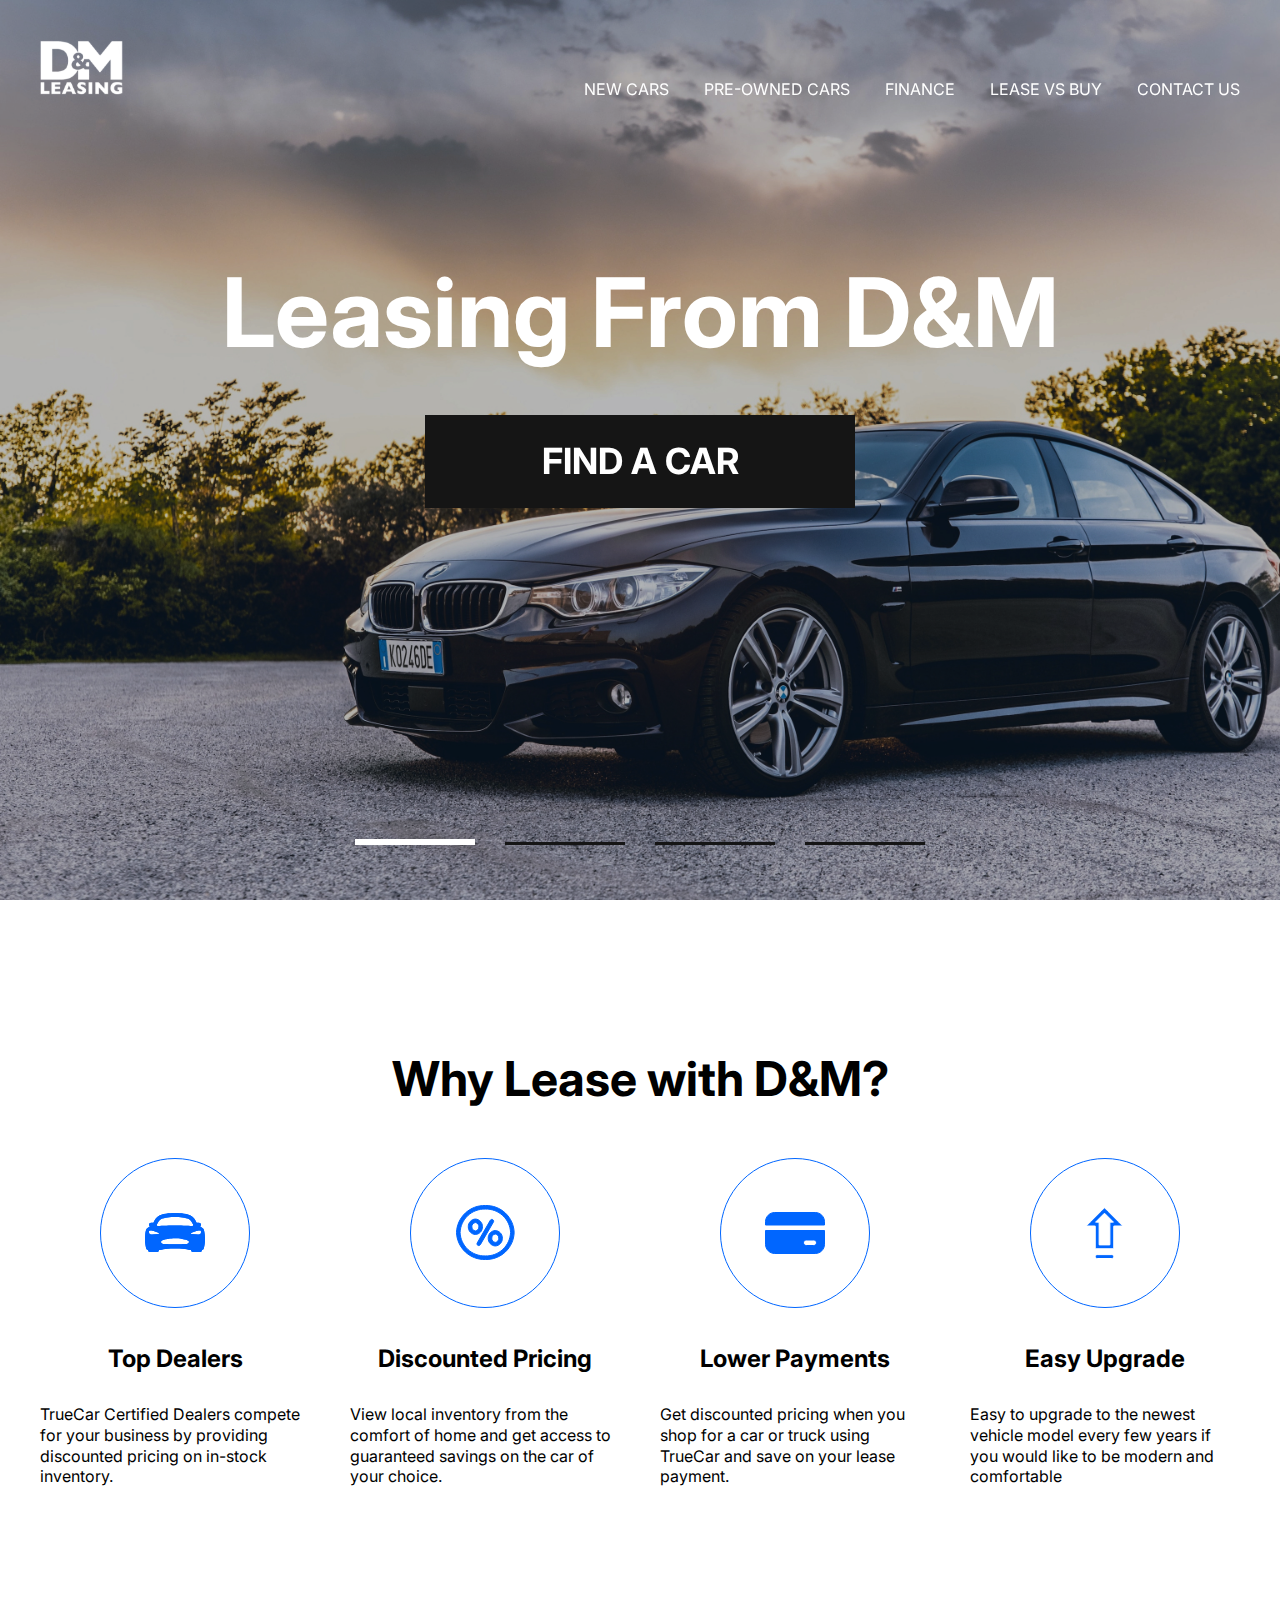
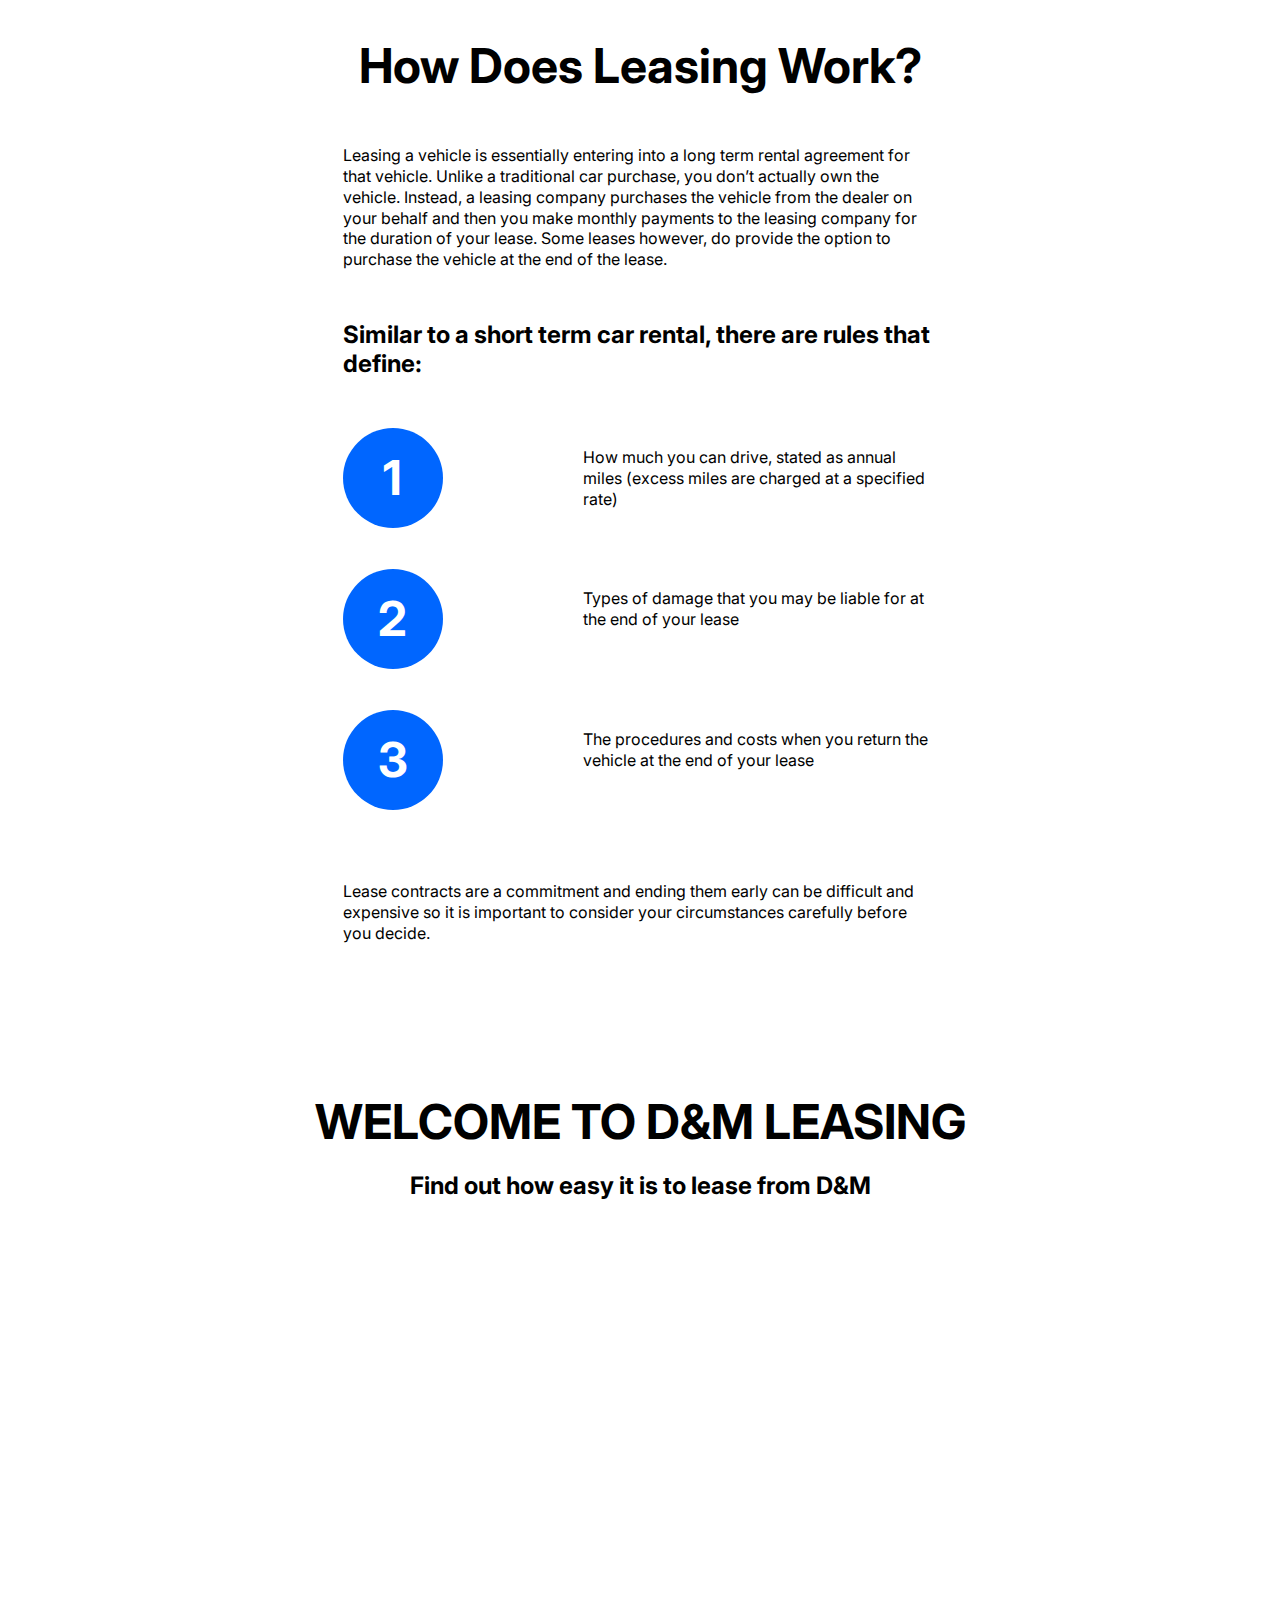
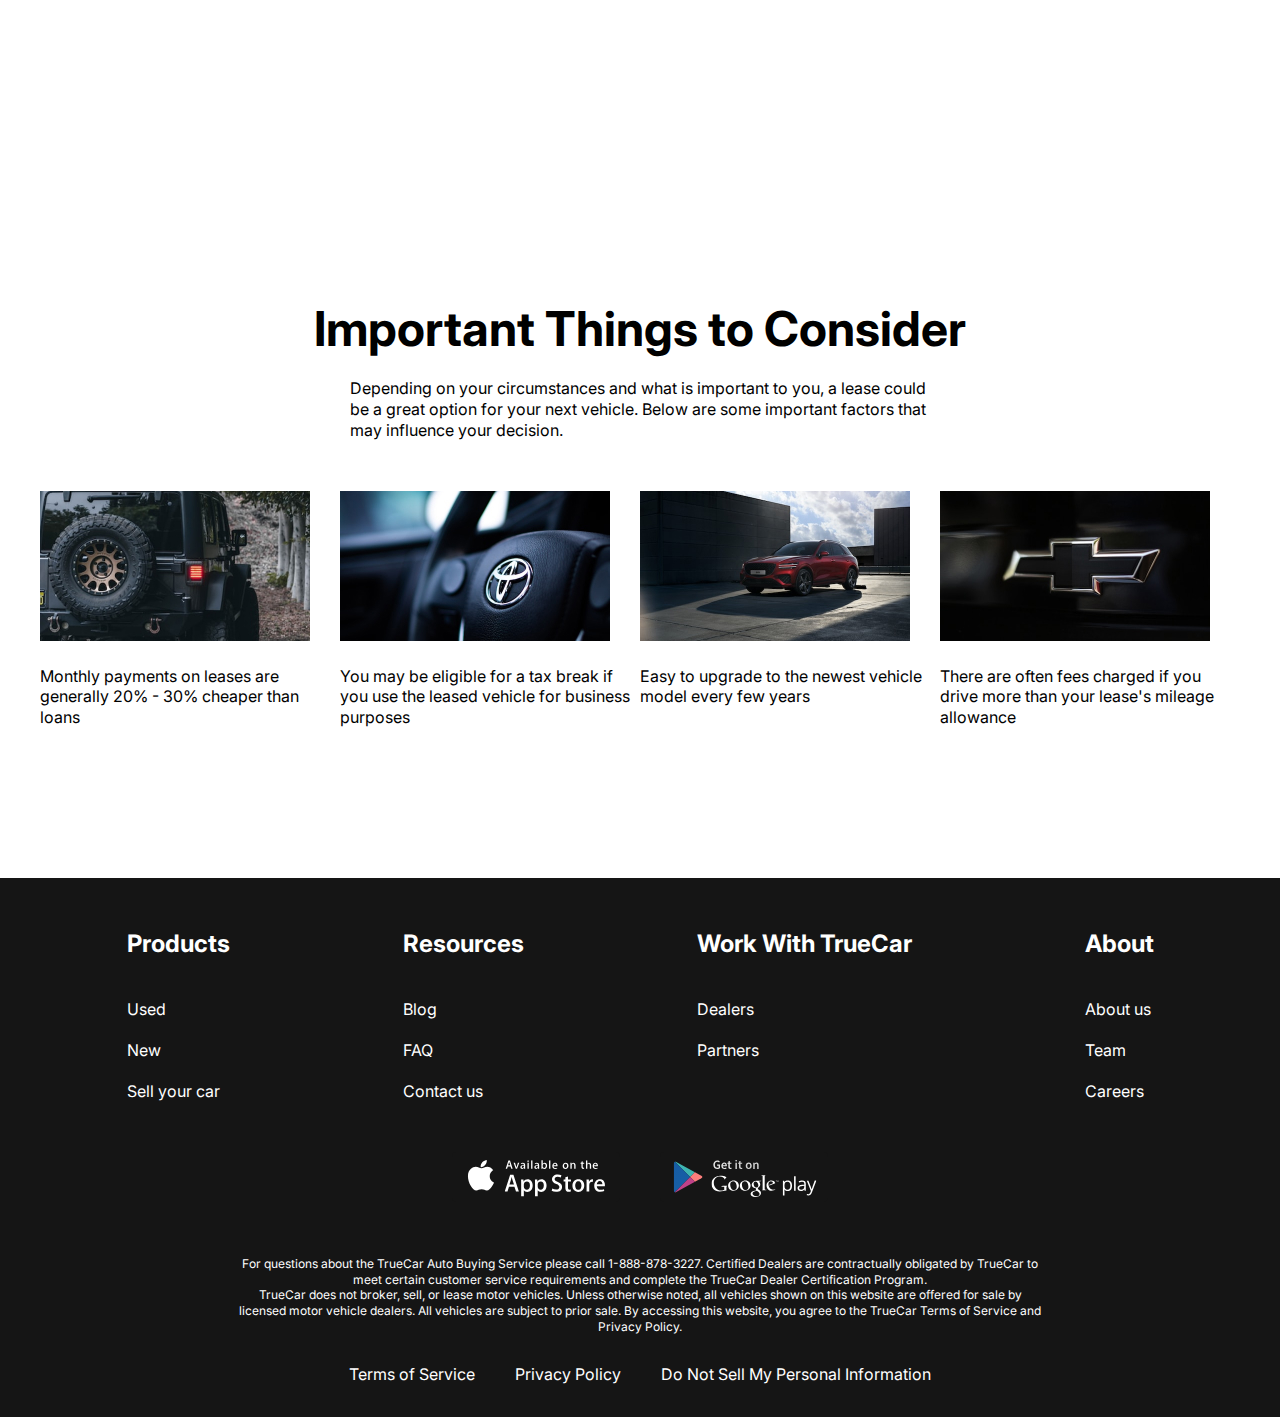
<file: index.html>
<!DOCTYPE html>
<html lang="en">

<head>
    <meta charset="UTF-8">
    <meta http-equiv="X-UA-Compatible" content="IE=edge">
    <meta name="viewport" content="width=device-width, initial-scale=1.0">
    <link rel="preconnect" href="https://fonts.googleapis.com">
    <link rel="preconnect" href="https://fonts.gstatic.com" crossorigin>
    <link
        href="https://fonts.googleapis.com/css2?family=Inter:wght@400;700&family=Montserrat:wght@400;600;700&display=swap"
        rel="stylesheet">
    <link rel="stylesheet" href="./css/_swiper.css">
    <link rel="stylesheet" href="./css/style.css">
    <title>D&M</title>
    <script src="./js/swiper-bundle.min.js" defer></script>
    <script src="./js/app.js" defer></script>
</head>

<body>

    <div class="wrapper">
        <header class="header header-main">
            <div class="container">
                <div class="header__wrapper">
                    <a href="#" class="logo">
                        <img src="./img/logo.svg" alt="Логотип">
                    </a>
                    <nav class="menu">
                        <ul class="manu__list list">
                            <li class="list__item">
                                <a class="list__link" href="#">NEW CARS</a>
                            </li>
                            <li class="list__item">
                                <a class="list__link" href="#">PRE-OWNED CARS</a>
                            </li>
                            <li class="list__item">
                                <a class="list__link" href="#">FINANCE</a>
                            </li>
                            <li class="list__item">
                                <a class="list__link" href="#">LEASE VS BUY</a>
                            </li>
                            <li class="list__item">
                                <a class="list__link" href="contacts.html">CONTACT US</a>
                            </li>
                        </ul>
                    </nav>
                </div>
            </div>
        </header>
        <main class="main">
            <section class="top">
                <div class="container">
                    <h1 class="top__title">Leasing From D&M</h1>
                    <a class="top__link" href="#">Find a car</a>
                </div>
            </section>
            <div class="slider">
                <div class="swiper">
                    <div class="swiper-wrapper">
                        <div class="swiper-slide" style="background-image: url(./img/bmw.jpg);"></div>
                        <div class="swiper-slide" style="background-image: url(./img/audi.jpg);"></div>
                        <div class="swiper-slide" style="background-image: url(./img/doge.jpg);"></div>
                        <div class="swiper-slide" style="background-image: url(./img/lexus.jpg);"></div>
                    </div>
                    <div class="swiper-pagination"></div>
                </div>
            </div>
            <section class="why-lease">
                <div class="container">
                    <div class="why-lease__wrapper">
                        <h2 class="title why-lease__title">Why Lease with D&M?</h2>
                        <ul class="why-lease__list">
                            <li class="why-lease__item">
                                <img class="why-lease__item-img" src="./img/why-lease-1.svg" alt="">
                                <h3 class="why-lease__item-title">Top Dealers</h3>
                                <p class="why-lease__item-text">TrueCar Certified Dealers compete for your business by
                                    providing discounted pricing on in-stock inventory.
                                </p>
                            </li>
                            <li class="why-lease__item">
                                <img class="why-lease__item-img" src="./img/why-lease-2.svg" alt="">
                                <h3 class="why-lease__item-title">Discounted Pricing</h3>
                                <p class="why-lease__item-text">View local inventory from the comfort of home and get
                                    access to guaranteed savings on the car of your choice.
                                </p>
                            </li>
                            <li class="why-lease__item">
                                <img class="why-lease__item-img" src="./img/why-lease-3.svg" alt="">
                                <h3 class="why-lease__item-title">Lower Payments</h3>
                                <p class="why-lease__item-text">Get discounted pricing when you shop for a car or truck
                                    using TrueCar and save on your lease payment.
                                </p>
                            </li>
                            <li class="why-lease__item">
                                <img class="why-lease__item-img" src="./img/why-lease-4.svg" alt="">
                                <h3 class="why-lease__item-title">Easy Upgrade</h3>
                                <p class="why-lease__item-text">Easy to upgrade to the newest vehicle model every few
                                    years if you would like to be modern and comfortable
                                </p>
                            </li>
                        </ul>
                    </div>
                </div>
            </section>
            <section class="does-leasing">
                <div class="container">
                    <div class="does-leasing__wrapper">
                        <h2 class="title">
                            How Does Leasing Work?
                        </h2>
                        <p class="does-leasing__text">
                            Leasing a vehicle is essentially entering into a long term rental agreement for that
                            vehicle. Unlike a traditional car purchase, you don’t actually own the vehicle. Instead, a
                            leasing company purchases the vehicle from the dealer on your behalf and then you make
                            monthly payments to the leasing company for the duration of your lease. Some leases however,
                            do provide the option to purchase the vehicle at the end of the lease.
                        </p>
                        <h3 class="does-leasing__title">Similar to a short term car rental, there are rules that define:
                        </h3>
                        <ol class="does-leasing__list">
                            <li class="does-leasing__item">How much you can drive, stated as annual miles (excess miles
                                are charged at a specified rate)</li>
                            <li class="does-leasing__item">Types of damage that you may be liable for at the end of your
                                lease</li>
                            <li class="does-leasing__item">The procedures and costs when you return the vehicle at the
                                end of your lease</li>
                        </ol>
                        <p class="does-leasing__text">Lease contracts are a commitment and ending them early can be
                            difficult and expensive so it is important to consider your circumstances carefully before
                            you decide.</p>
                    </div>
                </div>
            </section>
            <section class="video">
                <div class="container">
                    <div class="video__wrapper">
                        <h2 class="title video__title">WELCOME TO D&M LEASING</h2>
                        <p class="video__text">Find out how easy it is to lease from D&M</p>
                        <iframe class="video__content" width="1000" height="500" src="https://www.youtube.com/embed/HH4z4Z4bkqQ?controls=0" title="YouTube video player" frameborder="0" allow="accelerometer; autoplay; clipboard-write; encrypted-media; gyroscope; picture-in-picture; web-share" allowfullscreen></iframe>
                    </div>
                </div>
            </section>
            <section class="important">
                <div class="container">
                    <div class="important__wrapper">
                        <h2 class="title important__title">Important Things to Consider</h2>
                        <p class="important__text">Depending on your circumstances and what is important to you, a lease could be a great option for your next vehicle. Below are some important factors that may influence your decision.</p>
                        <ul class="important__list">
                            <li class="importnatn__item">
                                <img class="important__img" src="./img/imp1.jpg" alt="">
                                <p class="important__content">Monthly payments on leases are generally 20% - 30% cheaper than loans</p>
                            </li>
                            <li class="importnatn__item">
                                <img class="important__img" src="./img/imp2.jpg" alt="">
                                <p class="important__content">You may be eligible for a tax break if you use the leased vehicle for business purposes</p>
                            </li>
                            <li class="importnatn__item">
                                <img class="important__img" src="./img/imp3.jpg" alt="">
                                <p class="important__content">Easy to upgrade to the newest vehicle model every few years</p>
                            </li>
                            <li class="importnatn__item">
                                <img class="important__img" src="./img/imp4.jpg" alt="">
                                <p class="important__content">There are often fees charged if you drive more than your lease's mileage allowance</p>
                            </li>
                        </ul>
                    </div>
                </div>
            </section>
        </main>
        <footer class="footer">
            <div class="container">
                <nav class="footer__nav">

                    <ul class="footer__menu-list">
                        <li class="footer__menu-item">
                            <p class="footer__menu-title">Products</p>
                        </li>
                        <li class="footer__menu-item">
                            <a href="#" class="footer__menu-link">Used</a>
                        </li>
                        <li class="footer__menu-item">
                            <a href="#" class="footer__menu-link">New</a>
                        </li>
                        <li class="footer__menu-item">
                            <a href="#" class="footer__menu-link">Sell your car</a>
                        </li>
                    </ul>

                    <ul class="footer__menu-list">
                        <li class="footer__menu-item">
                            <p class="footer__menu-title">Resources</p>
                        </li>
                        <li class="footer__menu-item">
                            <a href="#" class="footer__menu-link">Blog</a>
                        </li>
                        <li class="footer__menu-item">
                            <a href="#" class="footer__menu-link">FAQ</a>
                        </li>
                        <li class="footer__menu-item">
                            <a href="#" class="footer__menu-link">Contact us</a>
                        </li>
                    </ul>

                    <ul class="footer__menu-list">
                        <li class="footer__menu-item">
                            <p class="footer__menu-title">Work With TrueCar</p>
                        </li>
                        <li class="footer__menu-item">
                            <a href="#" class="footer__menu-link">Dealers</a>
                        </li>
                        <li class="footer__menu-item">
                            <a href="#" class="footer__menu-link">Partners</a>
                        </li>
                    </ul>

                    <ul class="footer__menu-list">
                        <li class="footer__menu-item">
                            <p class="footer__menu-title">About</p>
                        </li>
                        <li class="footer__menu-item"><a href="#" class="footer__menu-link">About us</a></li>
                        <li class="footer__menu-item">
                            <a href="#" class="footer__menu-link">Team</a>
                        </li>
                        <li class="footer__menu-item">
                            <a href="#" class="footer__menu-link">Careers</a>
                        </li>
                    </ul>

                </nav>
                <ul class="app">
                    <li class="app__item">
                        <a href="#" class="app__item-link">
                            <img class="app__item-img" src="./img/1.svg" alt="App Store">
                        </a>
                    </li>
                    <li class="app__item">
                        <a href="#" class="app__item-link">
                            <img class="app__item-img" src="./img/2.svg" alt="Play Market">
                        </a>
                    </li>
                </ul>
                <div class="footer__copy">
                    <p class="footer__copy-text">
                        For questions about the TrueCar Auto Buying Service please call 1-888-878-3227.
                        Certified Dealers are contractually obligated by TrueCar to meet certain customer service
                        requirements and complete the TrueCar Dealer Certification Program.
                    </p>
                    <p class="footer__copy-text">
                        TrueCar does not broker, sell, or lease motor vehicles. Unless otherwise noted, all vehicles
                        shown on this website are offered for sale by licensed motor vehicle dealers. All vehicles are
                        subject to prior sale. By accessing this website, you agree to the TrueCar Terms of Service and
                        Privacy Policy.
                    </p>
                </div>
                <nav class="copy__nav">
                    <ul class="copy__nav-list">
                        <li class="copy__nav-item">
                            <a href="#" class="copy__nav-link">Terms of Service</a>
                        </li>
                        <li class="copy__nav-item">
                            <a href="#" class="copy__nav-link">Privacy Policy</a>
                        </li>
                        <li class="copy__nav-item">
                            <a href="#" class="copy__nav-link">Do Not Sell My Personal Information</a>
                        </li>
                    </ul>
                </nav>
            </div>
        </footer>
    </div>


</body>

</html>
</file>
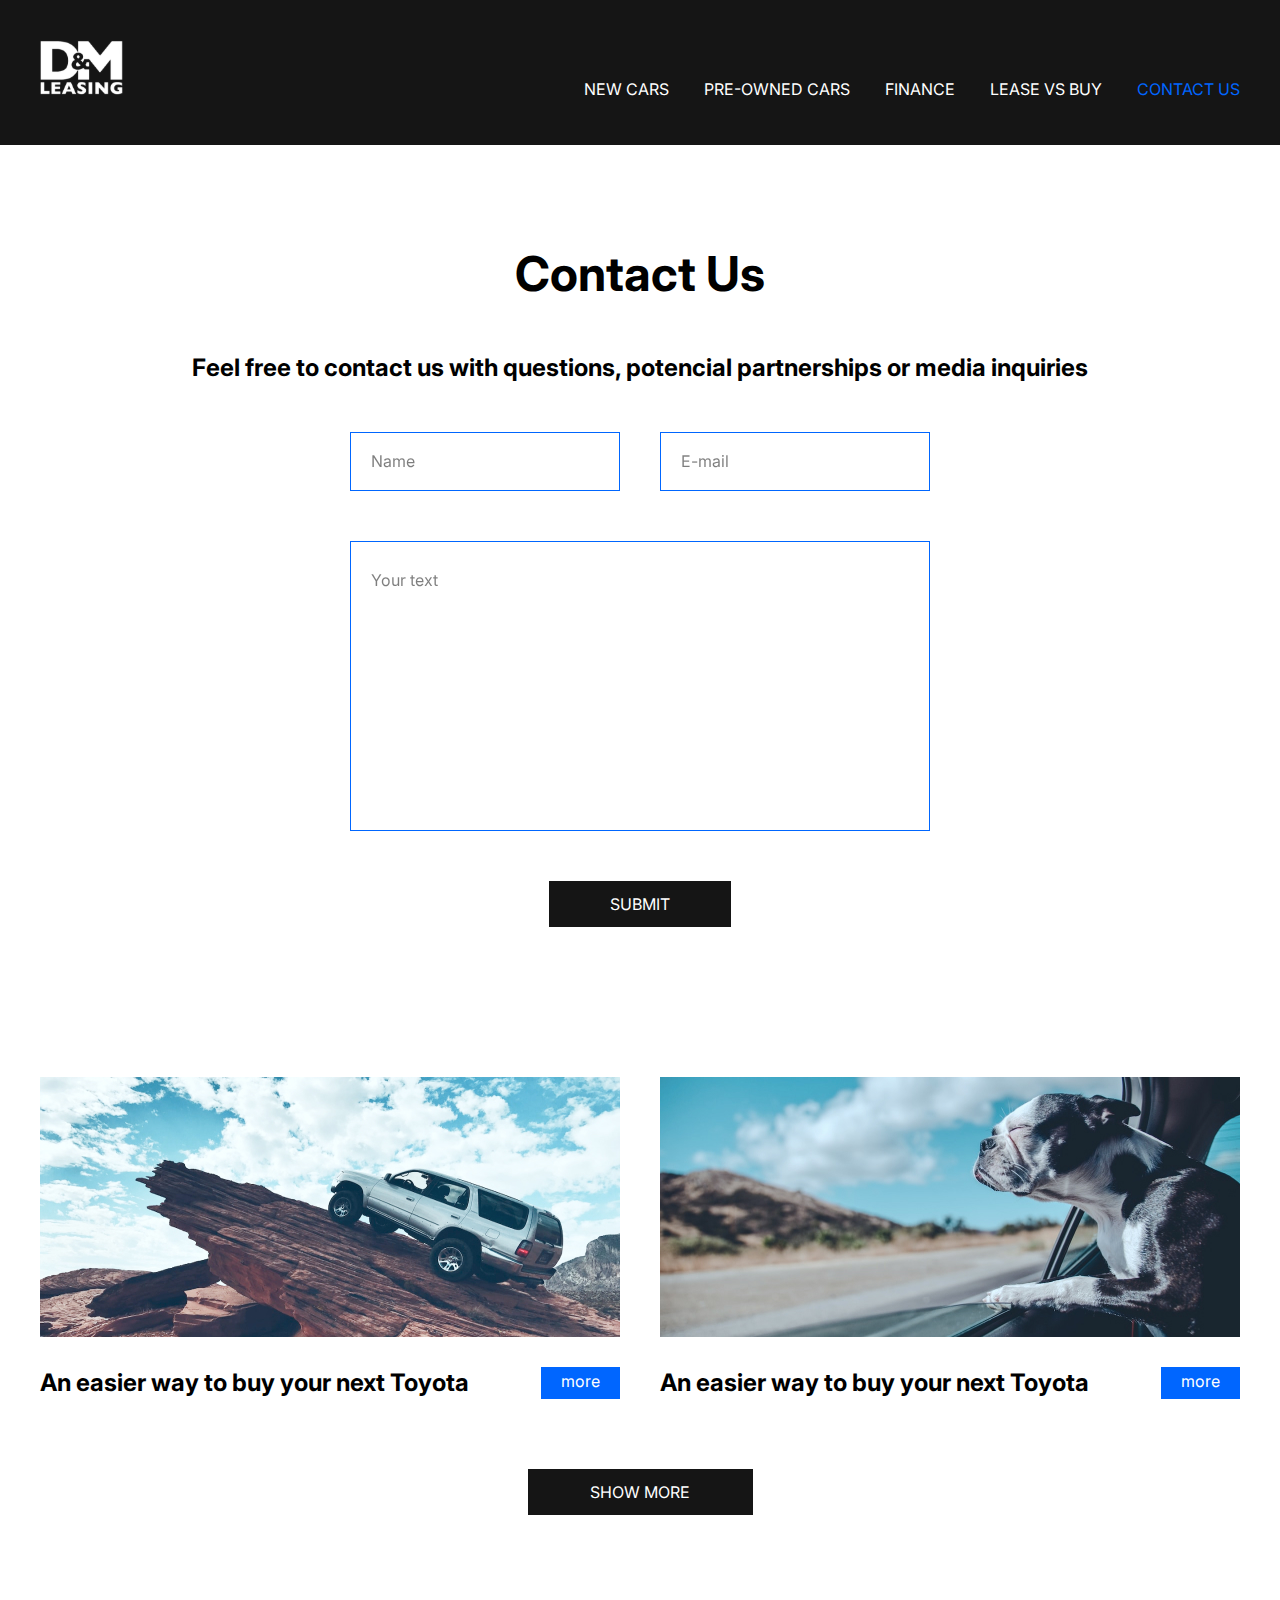
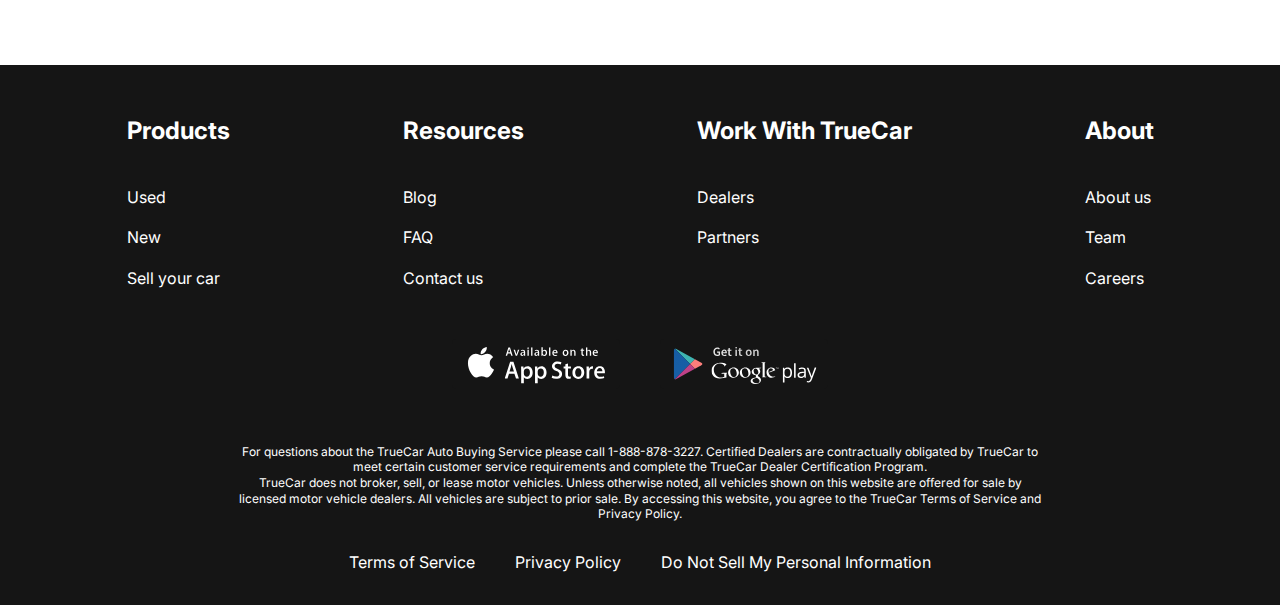
<file: contacts.html>
<!DOCTYPE html>
<html lang="en">

<head>
    <meta charset="UTF-8">
    <meta http-equiv="X-UA-Compatible" content="IE=edge">
    <meta name="viewport" content="width=device-width, initial-scale=1.0">
    <link rel="preconnect" href="https://fonts.googleapis.com">
    <link rel="preconnect" href="https://fonts.gstatic.com" crossorigin>
    <link
        href="https://fonts.googleapis.com/css2?family=Inter:wght@400;700&family=Montserrat:wght@400;600;700&display=swap"
        rel="stylesheet">
    <link rel="stylesheet" href="./css/contact.css">
    <link rel="stylesheet" href="./css/style.css">
    <title>Contact Us</title>
</head>

<body>

    <div class="wrapper">
        <header class="header">
            <div class="container">
                <div class="header__wrapper">
                    <a href="index.html" class="logo">
                        <img src="./img/logo.svg" alt="Логотип">
                    </a>
                    <nav class="menu">
                        <ul class="manu__list list">
                            <li class="list__item">
                                <a href="newCars.html" class="list__link">NEW CARS</a>
                            </li>
                            <li class="list__item">
                                <a href="#" class="list__link">PRE-OWNED CARS</a>
                            </li>
                            <li class="list__item">
                                <a href="#" class="list__link">FINANCE</a>
                            </li>
                            <li class="list__item">
                                <a href="#" class="list__link">LEASE VS BUY</a>
                            </li>
                            <li class="list__item">
                                <a href="#" class="list__link list__link--active">CONTACT US</a>
                            </li>
                        </ul>
                    </nav>
                </div>
            </div>
        </header>
        <main class="main">

            <section class="contacts">
                <div class="container">
                    <div class="contacts__wrapper">
                        <h2 class="title contacts__title">Contact Us</h2>
                        <p class="contacts__text">Feel free to contact us with questions, potencial partnerships or
                            media inquiries</p>
                        <form class="form" action="#">
                            <input class="form__input" type="text" placeholder="Name">
                            <input class="form__input" type="email" placeholder="E-mail">
                            <textarea class="form__textarea" placeholder="Your text"></textarea>
                            <button class="form__btn" type="submit">Submit</button>
                        </form>
                    </div>
                </div>
            </section>
            
            <section class="blog">
                <div class="container">
                    <div class="blog__wrapper">
                        <div class="blog__items">
                            <div class="blog__item blog-item">
                                <img class="blog-item__img" src="./img/toyotaBlog.jpg" alt="Фото блога о Тойоте">
                                <h3 class="blog-item__title">An easier way to buy your next Toyota</h3>
                                <a class="blog-item__link" href="#">more</a>
                            </div>
                            <div class="blog__item blog-item">
                                <img class="blog-item__img" src="./img/petBlog.jpg" alt="Фото блога о путешествии с животными">
                                <h3 class="blog-item__title">An easier way to buy your next Toyota</h3>
                                <a class="blog-item__link" href="#">more</a>
                            </div>
                        </div>
                        <a class="show-link">Show more</a>
                    </div>
                </div>
            </section>

        </main>
        <footer class="footer">
            <div class="container">
                <nav class="footer__nav">

                    <ul class="footer__menu-list">
                        <li class="footer__menu-item">
                            <p class="footer__menu-title">Products</p>
                        </li>
                        <li class="footer__menu-item">
                            <a href="#" class="footer__menu-link">Used</a>
                        </li>
                        <li class="footer__menu-item">
                            <a href="#" class="footer__menu-link">New</a>
                        </li>
                        <li class="footer__menu-item">
                            <a href="#" class="footer__menu-link">Sell your car</a>
                        </li>
                    </ul>

                    <ul class="footer__menu-list">
                        <li class="footer__menu-item">
                            <p class="footer__menu-title">Resources</p>
                        </li>
                        <li class="footer__menu-item">
                            <a href="#" class="footer__menu-link">Blog</a>
                        </li>
                        <li class="footer__menu-item">
                            <a href="#" class="footer__menu-link">FAQ</a>
                        </li>
                        <li class="footer__menu-item">
                            <a href="#" class="footer__menu-link">Contact us</a>
                        </li>
                    </ul>

                    <ul class="footer__menu-list">
                        <li class="footer__menu-item">
                            <p class="footer__menu-title">Work With TrueCar</p>
                        </li>
                        <li class="footer__menu-item">
                            <a href="#" class="footer__menu-link">Dealers</a>
                        </li>
                        <li class="footer__menu-item">
                            <a href="#" class="footer__menu-link">Partners</a>
                        </li>
                    </ul>

                    <ul class="footer__menu-list">
                        <li class="footer__menu-item">
                            <p class="footer__menu-title">About</p>
                        </li>
                        <li class="footer__menu-item"><a href="#" class="footer__menu-link">About us</a></li>
                        <li class="footer__menu-item">
                            <a href="#" class="footer__menu-link">Team</a>
                        </li>
                        <li class="footer__menu-item">
                            <a href="#" class="footer__menu-link">Careers</a>
                        </li>
                    </ul>

                </nav>
                <ul class="app">
                    <li class="app__item">
                        <a href="#" class="app__item-link">
                            <img class="app__item-img" src="./img/1.svg" alt="App Store">
                        </a>
                    </li>
                    <li class="app__item">
                        <a href="#" class="app__item-link">
                            <img class="app__item-img" src="./img/2.svg" alt="Play Market">
                        </a>
                    </li>
                </ul>
                <div class="footer__copy">
                    <p class="footer__copy-text">
                        For questions about the TrueCar Auto Buying Service please call 1-888-878-3227.
                        Certified Dealers are contractually obligated by TrueCar to meet certain customer service
                        requirements and complete the TrueCar Dealer Certification Program.
                    </p>
                    <p class="footer__copy-text">
                        TrueCar does not broker, sell, or lease motor vehicles. Unless otherwise noted, all vehicles
                        shown on this website are offered for sale by licensed motor vehicle dealers. All vehicles are
                        subject to prior sale. By accessing this website, you agree to the TrueCar Terms of Service and
                        Privacy Policy.
                    </p>
                </div>
                <nav class="copy__nav">
                    <ul class="copy__nav-list">
                        <li class="copy__nav-item">
                            <a href="#" class="copy__nav-link">Terms of Service</a>
                        </li>
                        <li class="copy__nav-item">
                            <a href="#" class="copy__nav-link">Privacy Policy</a>
                        </li>
                        <li class="copy__nav-item">
                            <a href="#" class="copy__nav-link">Do Not Sell My Personal Information</a>
                        </li>
                    </ul>
                </nav>
            </div>
        </footer>
    </div>

</body>

</html>
</file>
<file: css/style.css>
html {
    box-sizing: border-box;
}

*,
*::after,
*::before {
    box-sizing: inherit;
    margin: 0;
    padding: 0;
}

html,
body {
    height: 100%;
}

.container {
    max-width: 1220px;
    padding: 0 10px;
    margin: 0 auto;
}

.wrapper {
    min-height: 100%;
    display: flex;
    flex-direction: column;
}

.main {
    flex-grow: 1;
}

body {
    font-family: 'Inter';
    font-size: 16px;
    font-weight: 400;
    line-height: 1.3;
}

a {
    text-decoration: none;
    color: inherit;
}

li {
    list-style: none;
}

.title {
    margin-bottom: 50px;
    font-weight: 700;
    font-size: 48px;
    line-height: 58px;
    text-align: center;
}

/*________________________________________________________*/
header {
    background-color: #151515;
}

.header-main {
    background-color: transparent;
    position: absolute;
    z-index: 5;
    left: 0;
    right: 0;
}

.header__wrapper {
    padding-top: 40px;
    padding-bottom: 45px;
    display: flex;
    justify-content: space-between;
    align-items: flex-end;
}

.list {
    display: flex;
    gap: 35px;
}

.list__link {
    color: #fff;
    text-transform: uppercase;
}

.list__link--active {
    color: #0066FF;
}

.footer {
    background-color: #151515;
    color: #fff;
    padding: 50px 0 32px;
}

.footer__nav {
    display: flex;
    justify-content: space-around;
    margin-bottom: 50px;
}

.footer__menu-title {
    font-size: 24px;
    font-weight: 700;
    padding-bottom: 20px;
}

.footer__menu-item+.footer__menu-item {
    padding-top: 20px;
}

.footer__menu-lsit {
    max-width: 250px;
}

.app {
    display: flex;
    justify-content: center;
    gap: 40px;
    margin-bottom: 50px;
}

.footer__copy {
    max-width: 806px;
    font-size: 12px;
    margin: 0 auto 30px;
    text-align: center;
}

.copy__nav-list {
    display: flex;
    gap: 40px;
    justify-content: center;
}

.top {
    color: #fff;
    text-align: center;
    padding-bottom: 50px;
    margin-top: 250px;
    position: absolute;
    z-index: 5;
    left: 0;
    right: 0;
}

.top__title {
    padding-bottom: 40px;
    font-weight: 700;
    font-size: 96px;
}

.top__link {
    background-color: #151515;
    padding: 23px;
    max-width: 430px;
    width: 100%;
    display: inline-block;
    text-transform: uppercase;
    font-size: 36px;
    font-weight: 700;
}

.swiper::after {
    content: '';
    background: rgba(21, 21, 21, .3);
    position: absolute;
    z-index: 5;
    left: 0;
    right: 0;
    bottom: 0;
    top: 0;
}

.swiper-slide {
    background-repeat: no-repeat;
    background-size: cover;
    background-position: center center;
    height: 100vh;
}

.swiper-pagination-bullet {
    width: 120px;
    height: 3px;
    background-color: #151515;
    border-radius: 0;
    opacity: 1;
    margin: 0 15px !important;

}

.swiper-pagination-bullet-active {
    height: 6px;
    background-color: #fff;
}


.swiper-pagination-bullets.swiper-pagination-horizontal {
    bottom: 50px;
}

/*___________________why-lease_______________*/

.why-lease {
    padding: 150px 0;
}

.why-lease__list {
    display: grid;
    grid-template-columns: repeat(4, 1fr);
    gap: 40px;
    text-align: center;
}

.why-lease__item-img {
    margin-bottom: 30px;
}

.why-lease__item-title {
    padding-bottom: 30px;
    font-size: 24px;
    font-weight: 700;
}

.why-lease__item-text {
    text-align: left;
}

/*_________________does-leasing____________*/

.does-leasing {
    padding-bottom: 150px;
}

.does-leasing__wrapper {
    max-width: 595px;
    margin: 0 auto;
}

.does-leasing__title {
    font-weight: 700;
    font-size: 24px;
    line-height: 29px;
    padding-top: 50px;
}

.does-leasing__list {
    padding: 50px 0 70px;
    counter-reset: myCounter;
}

.does-leasing__item {
    width: 270;
    min-height: 63px;
    position: relative;
    margin-left: auto;
    padding-left: 240px;
    box-sizing: content-box;
    padding: 19px 0 19px 240px;
}

.does-leasing__item+.does-leasing__item {
    margin-top: 40px;
}

.does-leasing__item::before {
    counter-increment: myCounter;
    content: counter(myCounter);
    display: flex;
    justify-content: center;
    align-items: center;
    background-color: #0066FF;
    font-size: 48px;
    font-weight: 700;
    height: 100px;
    width: 100px;
    border-radius: 50%;
    color: #fff;
    position: absolute;
    left: 0;
    top: 0;
}

/*_________Video________________*/

.video {
    padding-bottom: 150px;
}

.video__title {
    margin-bottom: 20px;
}

.video__text {
    font-weight: 700;
    font-size: 24px;
    line-height: 29px;
    margin-bottom: 50px;
    text-align: center;
}

.video__content {
    display: block;
    margin: 0 auto;
}

/*___________important__________*/

.important {
    padding-bottom: 150px;
}

.important__title {
    margin-bottom: 20px;
}

.important__text {
    max-width: 580px;
    margin: 0 auto 50px;
}

.important__list {
    display: grid;
    grid-template-columns: repeat(4, 1fr);
}

.important__img {
    margin-bottom: 20px;
}

/*______________blogs___________________*/

.blog {
    padding-bottom: 150px;
}

.blog__items {
    display: grid;
    grid-template-columns: repeat(2, 1fr);
    gap: 40px;
    margin-bottom: 70px;
}

.blog-item {
    display: flex;
    justify-content: space-between;
    flex-wrap: wrap;
}

.blog-item__img {
    width: 100%;
    margin-bottom: 30px;
}

.blog-item__title {
    flex-basis: 446px;
    font-size: 24px;
    font-weight: 700;
}

.blog-item__link {
    color: #fff;
    background-color: #0066FF;
    padding: 4px 20px;
}

.show-link {
    display: block;
    font-family: 'Inter';
    font-size: 16px;
    font-weight: 400;
    line-height: 1.3;
    padding: 13px;
    width: 225px;
    color: #fff;
    border: none;
    text-transform: uppercase;
    background-color: #151515;
    margin: 0 auto;
    text-align: center;
}
</file>
<file: css/contact.css>
.contacts {
    padding: 100px 0 150px;
}

.contacts__title {
    margin-bottom: 20px;
}

.contacts__text {
    font-weight: 700;
    font-size: 24px;
    line-height: 29px;
    padding: 0 100px;
    margin-bottom: 50px;
    text-align: center;
}

.form {
    max-width: 580px;
    margin: 0 auto;
    display: flex;
    justify-content: space-between;
    flex-wrap: wrap;
}

.form__input {
    display: inline-block;
    max-width: 270px;
    padding: 18px 20px;
    border: 1px solid #0066FF;
    margin-bottom: 50px;
    font-family: 'Inter';
    font-size: 16px;
    font-weight: 400;
    line-height: 1.3;
    color: #000;
}

.form__input::placeholder,
.form__textarea::placeholder {
    font-family: 'Inter';
    font-size: 16px;
    font-weight: 400;
    line-height: 1.3;
    color: #000;
    opacity: 0.5;
}

.form__textarea {
    font-family: 'Inter';
    font-size: 16px;
    font-weight: 400;
    line-height: 1.3;
    color: #000;
    width: 100%;
    height: 290px;
    resize: none;
    padding: 28px 20px;
    margin-bottom: 50px;
    border: 1px solid #0066FF;
}

.form__btn {
    font-family: 'Inter';
    font-size: 16px;
    font-weight: 400;
    line-height: 1.3;
    color: #000;
    text-transform: uppercase;
    padding: 13px 61px;
    background-color: #151515;
    color: #fff;
    border: none;
    transition: all .3s;
    margin: 0 auto;
    cursor: pointer;
}

.form__btn:hover {
    background-color: #696868;
}

.form__btn:active {
    background-color: #696868;
}
</file>
